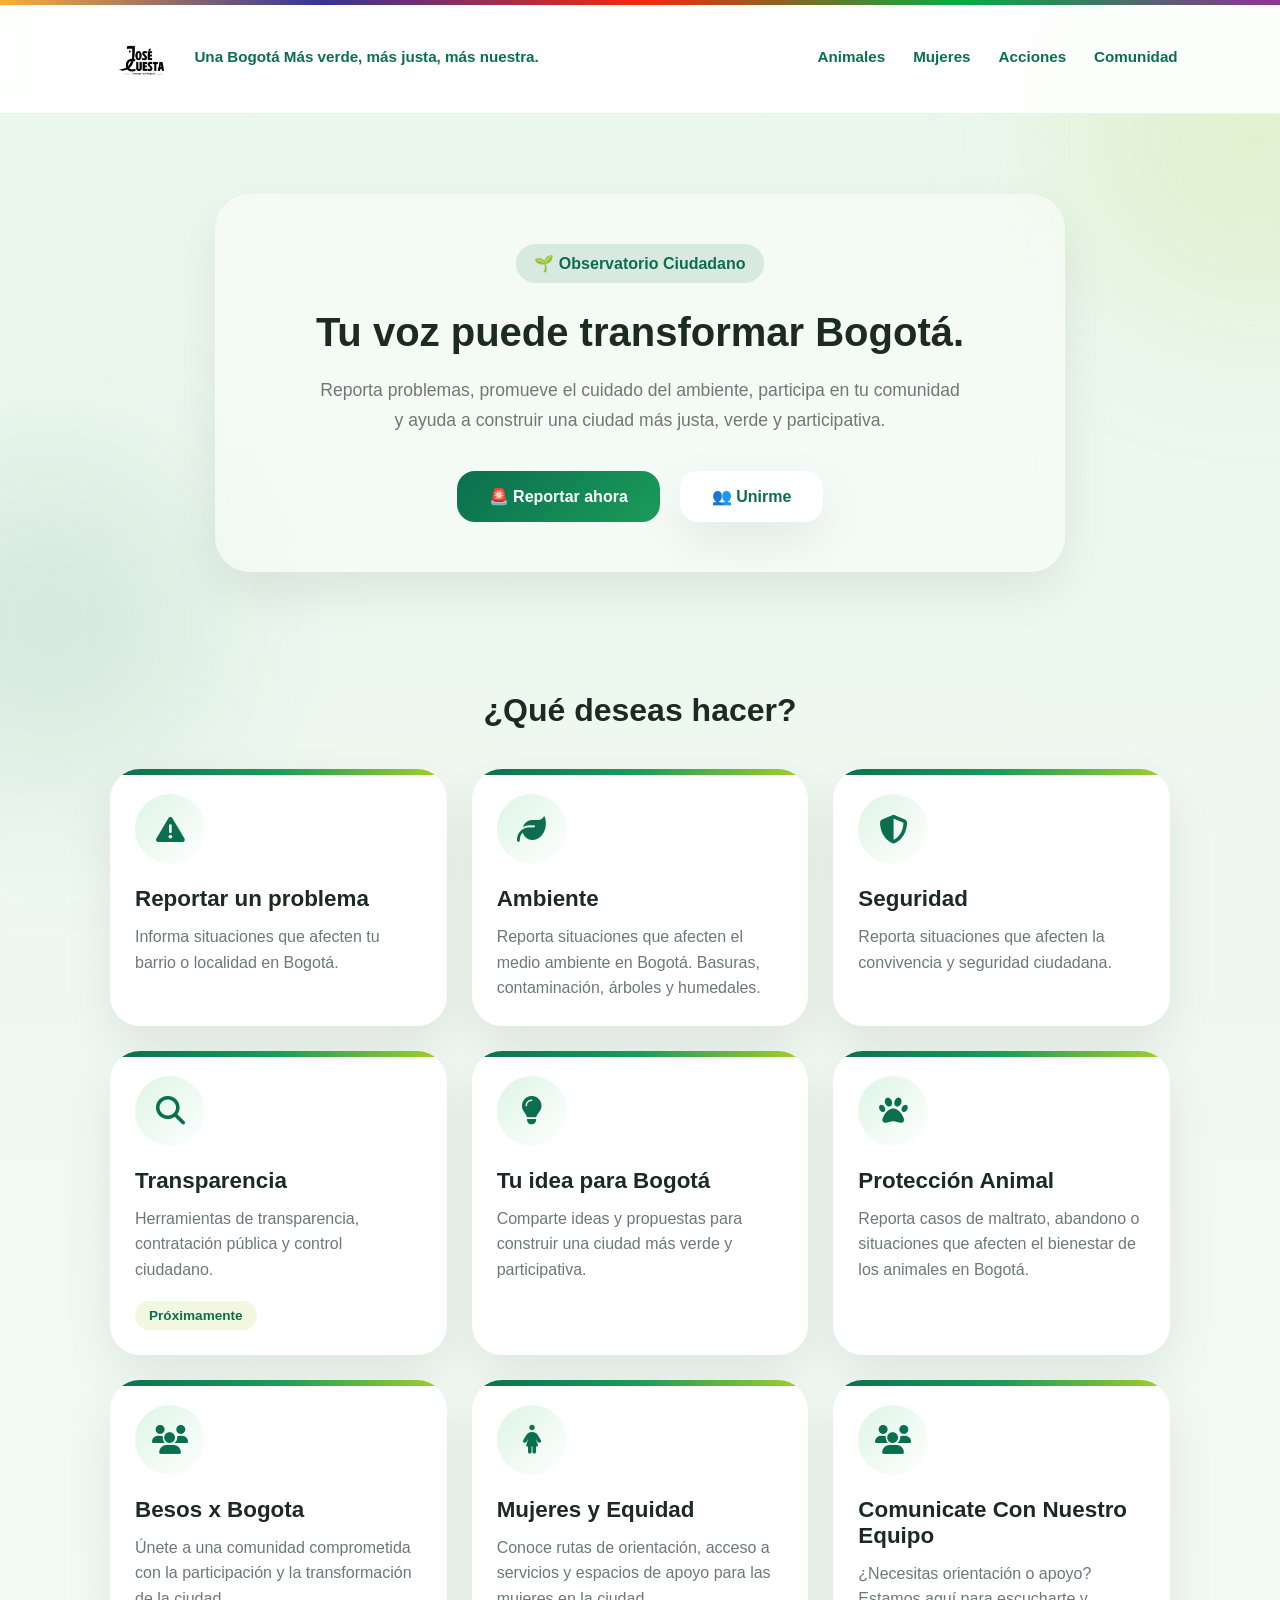
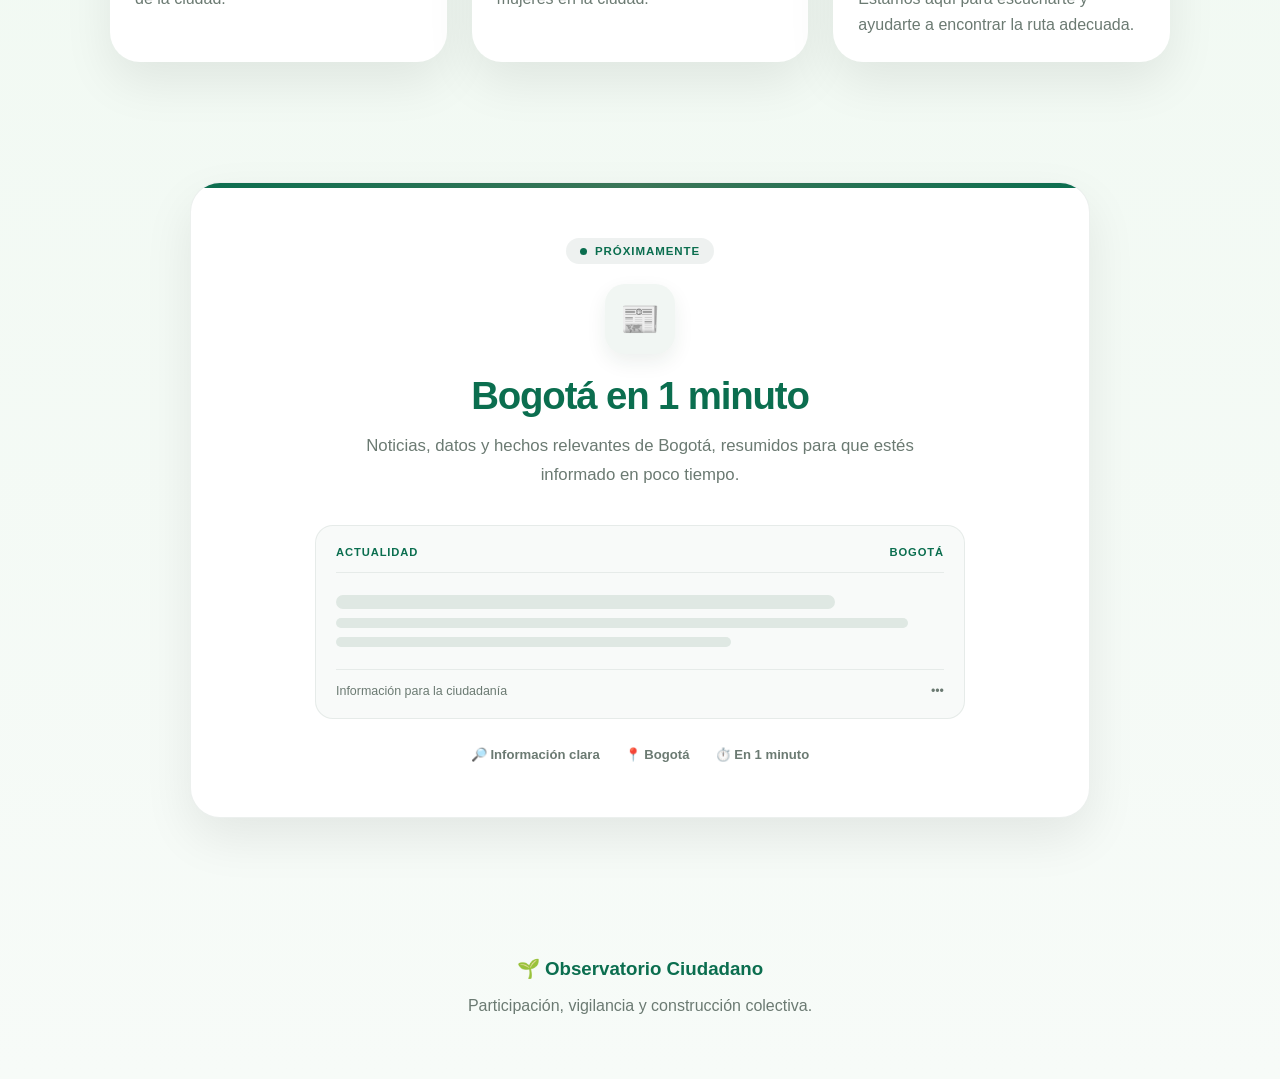
<file: index.html>
<!DOCTYPE html>
<html lang="es">

<head>

  <meta charset="UTF-8">

  <meta name="viewport" content="width=device-width, initial-scale=1.0">

  <title>

    Observatorio Ciudadano

  </title>
  <link rel="stylesheet" href="css/style.css">
  <link rel="shortcut icon" href="img/icons/android-chrome-512x512.png" type="image/x-icon">
  <link rel="stylesheet" href="https://cdnjs.cloudflare.com/ajax/libs/font-awesome/6.7.2/css/all.min.css" />
</head>

<body>

  <header class="topbar">

    <div class="logo">

      <div class="logo-icon">
        <img src="img/logo-removebg-preview.png" alt="" srcset="">
      </div>

      <span class="subtitle">

        Una Bogotá Más verde, más justa, más nuestra.

      </span>

    </div>


    <nav>
      <a href="otra-voz.html">Animales</a>
      <a href="savewomans.html">Mujeres</a>

      <a href="#acciones">Acciones</a>

      <a href="#comunidad">Comunidad</a>

    </nav>

  </header>
  <!-- HERO -->

  <section class="hero">

    <div class="hero-content">

      <span class="hero-badge">

        🌱 Observatorio Ciudadano

      </span>


      <h1>

        Tu voz puede transformar Bogotá.

      </h1>


      <p>

        Reporta problemas, promueve el cuidado del ambiente,
        participa en tu comunidad y ayuda a construir
        una ciudad más justa, verde y participativa.

      </p>


      <div class="hero-buttons">

        <a href="#acciones">

          🚨 Reportar ahora

        </a>


        <a href="#comunidad">

          👥 Unirme

        </a>

      </div>

    </div>

  </section>





  <!-- ACCIONES -->

  <section class="acciones" id="acciones">

    <h2>

      ¿Qué deseas hacer?

    </h2>


    <div class="grid">


      <!-- INFRAESTRUCTURA -->

      <article class="card" data-link="problema">

        <div class="icon">

          <i class="fa-solid fa-triangle-exclamation"></i>

        </div>

        <h3>

          Reportar un problema

        </h3>

        <p>
          Informa situaciones que afecten
          tu barrio o localidad en Bogotá.
        </p>

      </article>




      <!-- AMBIENTE -->

      <article class="card" data-link="ambiente">

        <div class="icon">

          <i class="fa-solid fa-leaf"></i>

        </div>

        <h3>

          Ambiente

        </h3>

        <p>
          Reporta situaciones que afecten el medio ambiente en Bogotá.
          Basuras,
          contaminación,
          árboles y humedales.

        </p>

      </article>







      <!-- SEGURIDAD -->

      <article class="card" data-link="seguridad">

        <div class="icon">

          <i class="fa-solid fa-shield-halved"></i>

        </div>

        <h3>

          Seguridad

        </h3>

        <p>

          Reporta situaciones
          que afecten la convivencia
          y seguridad ciudadana.

        </p>

      </article>








      <!-- VIGILANCIA -->

      <article class="card" data-link="secop">

        <div class="icon">

          <i class="fa-solid fa-magnifying-glass"></i>

        </div>

        <h3>

          Transparencia

        </h3>

        <p>

          Herramientas de transparencia,
          contratación pública y
          control ciudadano.

        </p>

        <span class="coming-soon">

          Próximamente

        </span>

      </article>








      <!-- PROPUESTAS -->

      <article class="card" data-link="propuestas">

        <div class="icon">

          <i class="fa-solid fa-lightbulb"></i>

        </div>

        <h3>

          Tu idea para Bogotá

        </h3>

        <p>

          Comparte ideas y propuestas
          para construir una ciudad
          más verde y participativa.

        </p>
        
      </article>



      <!-- PROTECCIÓN ANIMAL -->

      <article class="card" data-link="animales">

        <div class="icon">

          <i class="fa-solid fa-paw"></i>

        </div>

        <h3>

          Protección Animal

        </h3>

        <p>

          Reporta casos de maltrato,
          abandono o situaciones que
          afecten el bienestar de los
          animales en Bogotá.

        </p>

      </article>




      <!-- COMUNIDAD -->

      <article class="card" id="comunidad" data-link="comunidad">

        <div class="icon">

          <i class="fa-solid fa-users"></i>

        </div>

        <h3>

          Besos x Bogota 

        </h3>

        <p>

          Únete a una comunidad
          comprometida con la participación
          y la transformación de la ciudad.

        </p>

      </article>

      <!-- MUJERES -->

      <article class="card" data-link="mujeres">

        <div class="icon">

          <i class="fa-solid fa-person-dress"></i>

        </div>

        <h3>

          Mujeres y Equidad

        </h3>

        <p>

          Conoce rutas de orientación,
          acceso a servicios y espacios
          de apoyo para las mujeres
          en la ciudad.

        </p>
        


      </article>

      <article class="card" data-link="OurTeam">

        <div class="icon">

          <i class="fa-solid fa-users"></i>

        </div>

        <h3>

          Comunicate Con Nuestro Equipo

        </h3>

        <p>

        ¿Necesitas orientación o apoyo? Estamos aquí para escucharte y ayudarte a encontrar la ruta adecuada.

        </p>
        


      </article>
    </div>

  </section>







  <!-- FUTURA SECCIÓN -->

  <section class="future-section">

  <div class="future-badge">
    <span></span>
    PRÓXIMAMENTE
  </div>

  <div class="future-icon">
    📰
  </div>

  <h2>Bogotá en 1 minuto</h2>

  <p class="future-description">
    Noticias, datos y hechos relevantes de Bogotá,
    resumidos para que estés informado en poco tiempo.
  </p>

  <div class="future-preview">

    <div class="preview-header">
      <span>ACTUALIDAD</span>
      <span>BOGOTÁ</span>
    </div>

    <div class="preview-lines">
      <span></span>
      <span></span>
      <span></span>
    </div>

    <div class="preview-footer">
      <span>Información para la ciudadanía</span>
      <span>•••</span>
    </div>

  </div>

  <div class="future-footer">
    <span>🔎 Información clara</span>
    <span>📍 Bogotá</span>
    <span>⏱️ En 1 minuto</span>
  </div>

</section>








  <!-- FOOTER -->

  <footer>

    <h3>

      🌱 Observatorio Ciudadano

    </h3>


    <p>

      Participación,
      vigilancia
      y construcción colectiva.

    </p>

  </footer>



  <script src="js/app.js"></script>

</body>

</html>
</file>
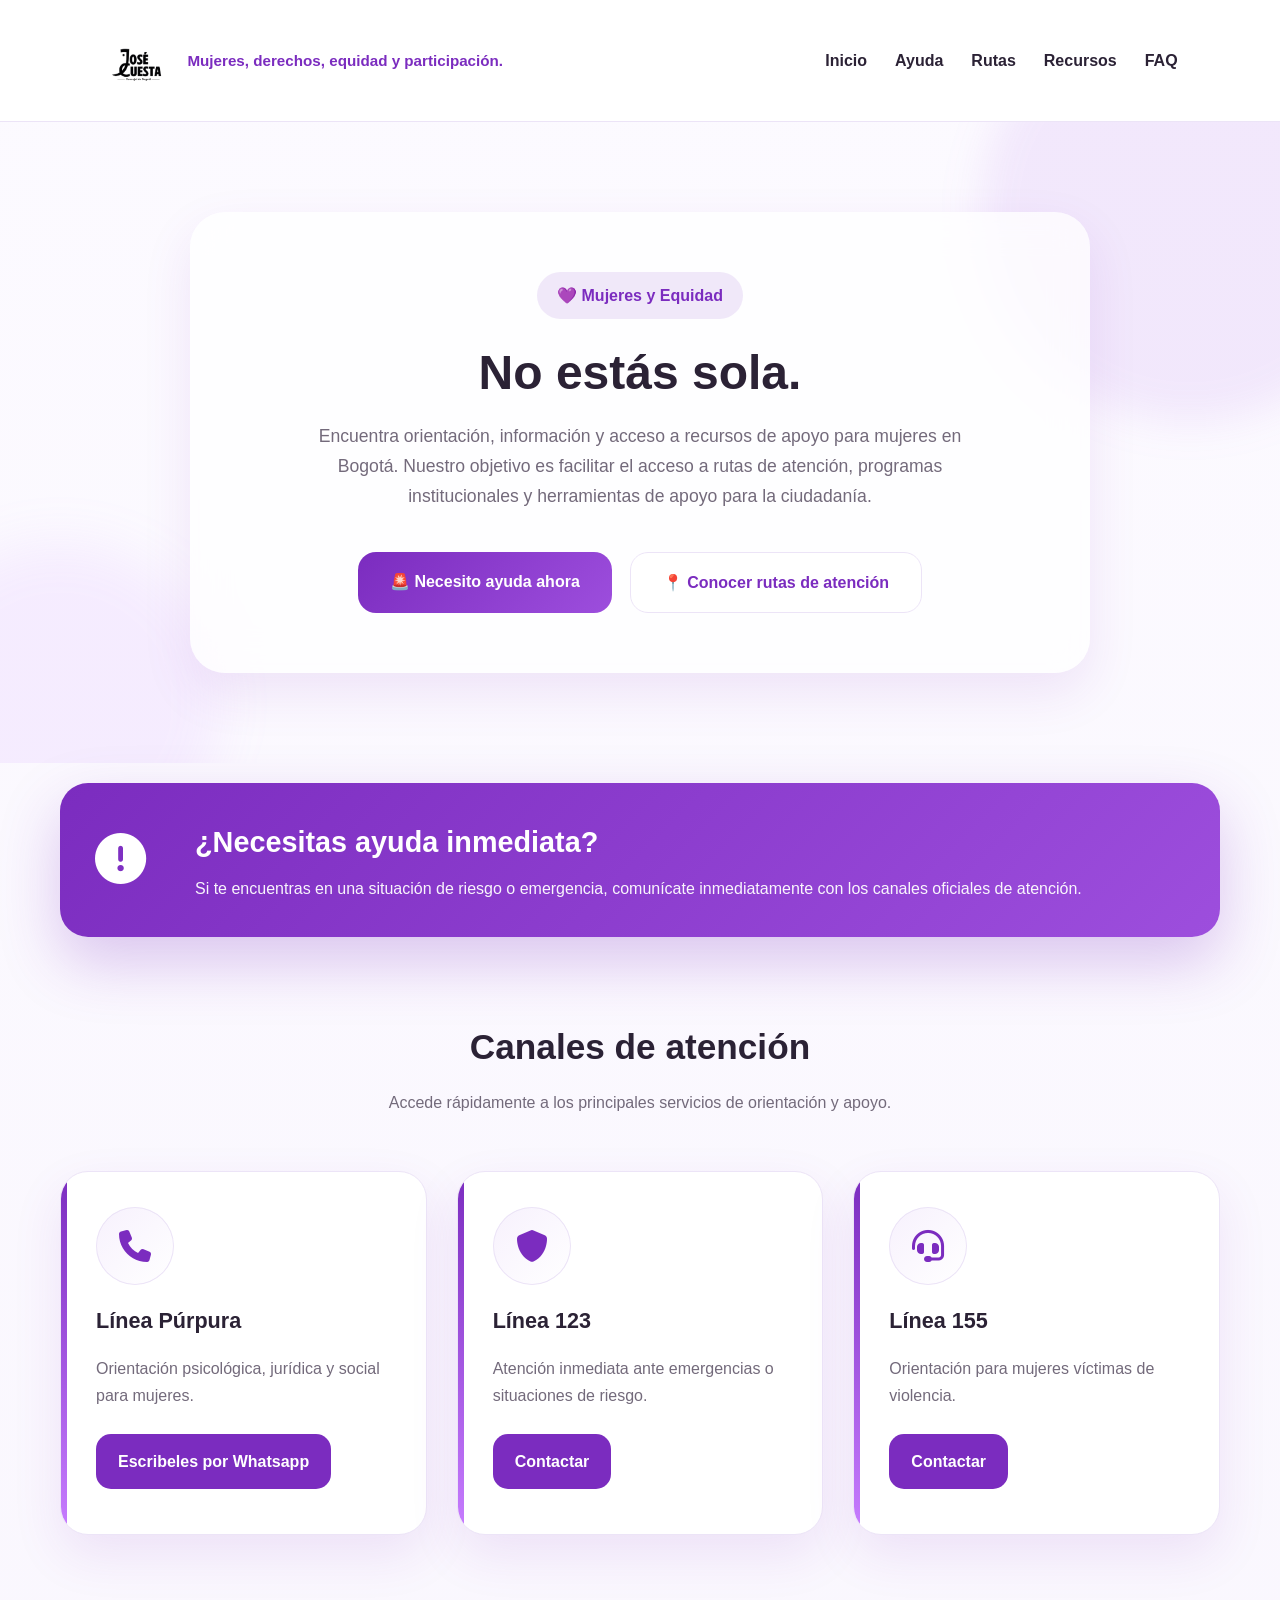
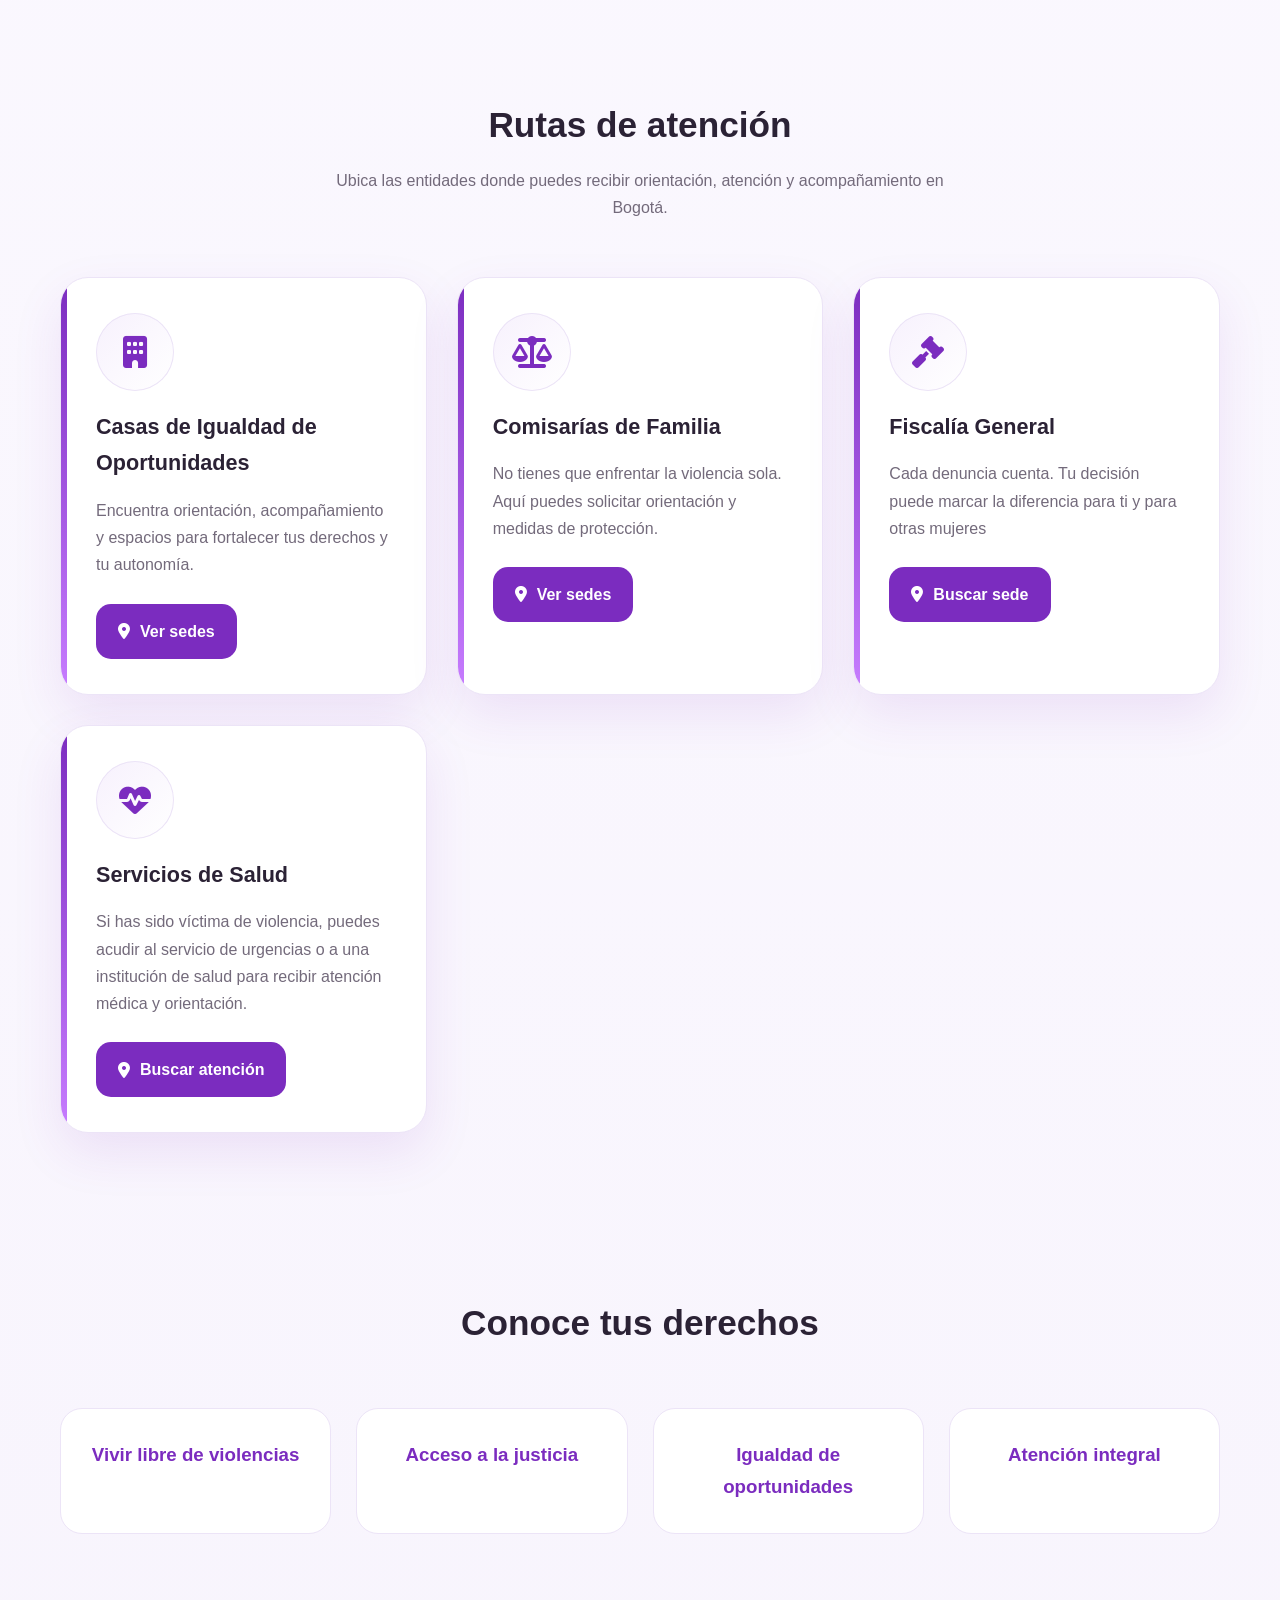
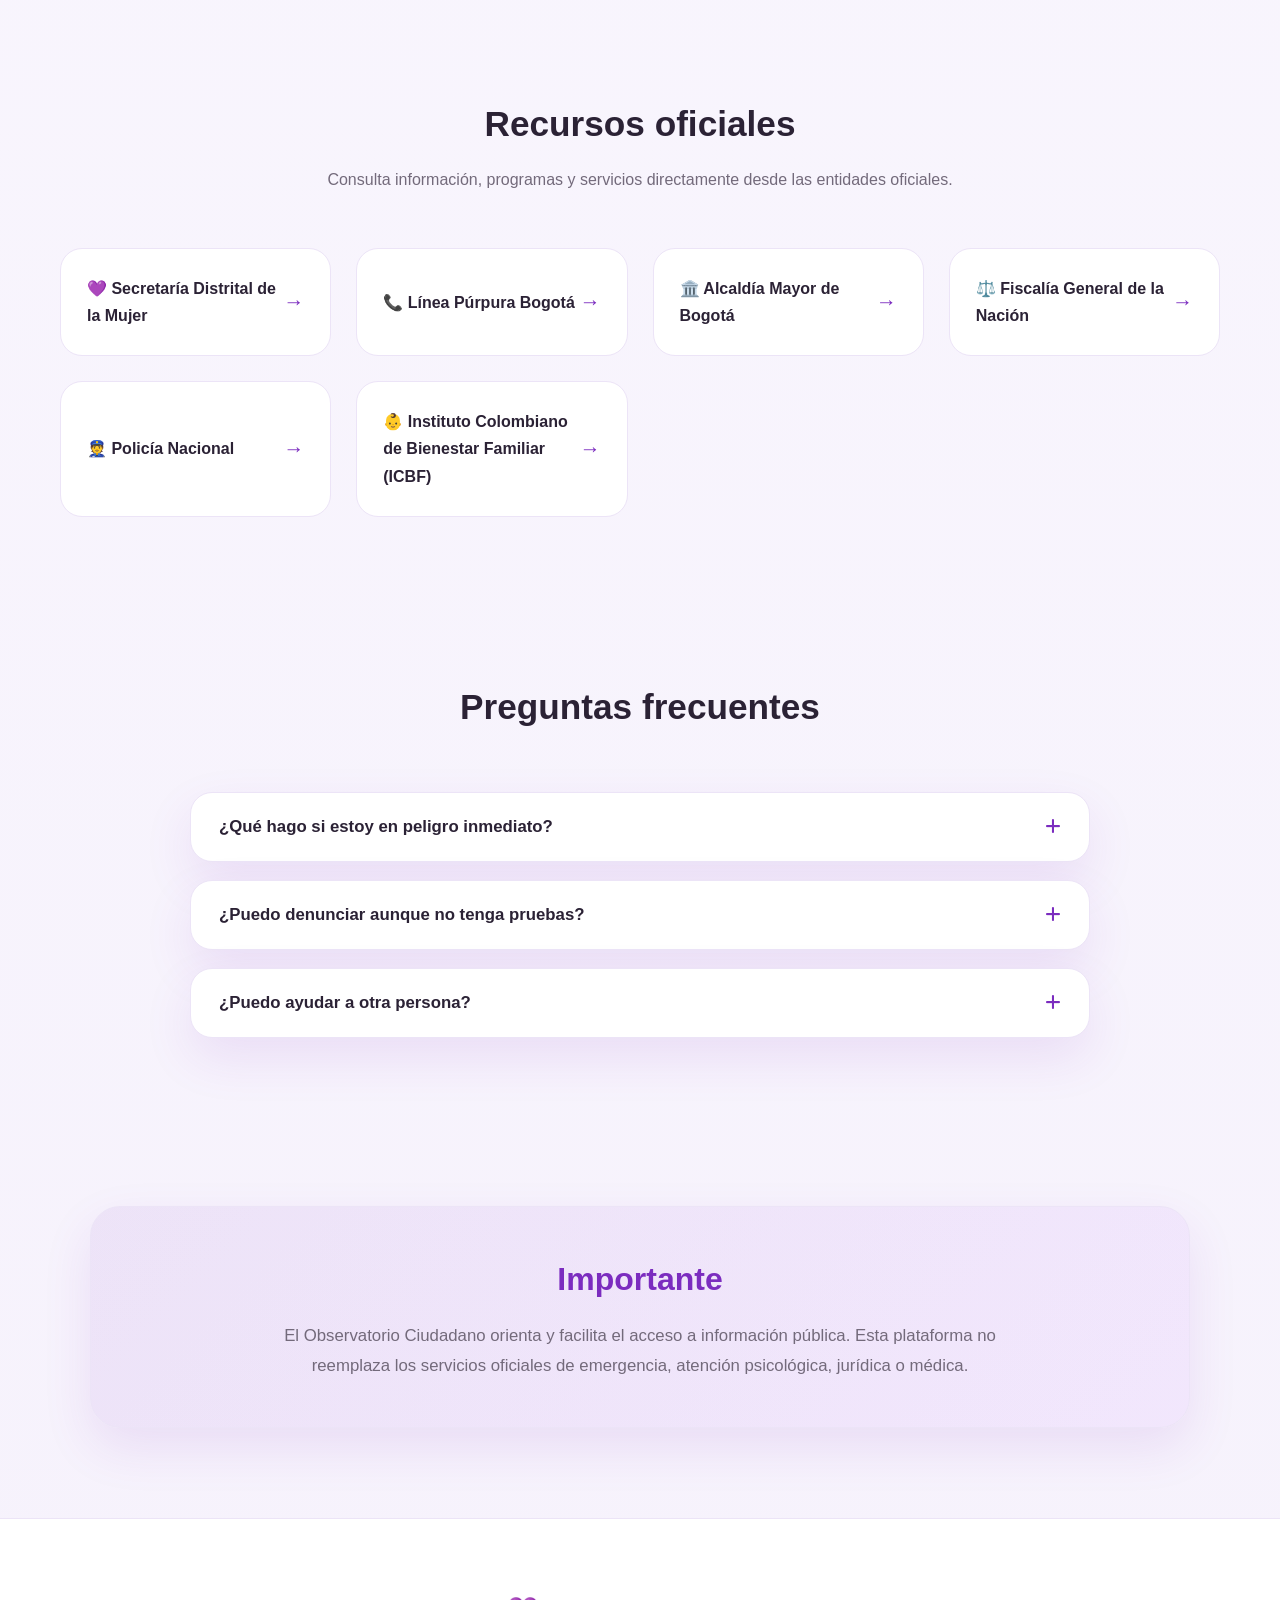
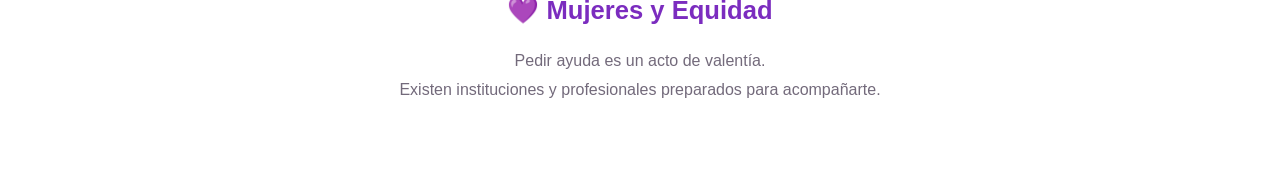
<file: savewomans.html>
<!DOCTYPE html>

<html lang="es">

<head>

  <meta charset="UTF-8">

  <meta name="viewport" content="width=device-width, initial-scale=1.0">

  <title>Mujeres y Equidad | Observatorio Ciudadano</title>

  <link rel="shortcut icon" href="img/icons/android-chrome-512x512.png" type="image/x-icon">

  <link rel="stylesheet" href="css/muj.css">

  <link rel="stylesheet" href="https://cdnjs.cloudflare.com/ajax/libs/font-awesome/6.7.2/css/all.min.css">

</head>

<body>

  <!-- HEADER -->

  <header class="topbar">


    <div class="logo">

      <div class="logo-icon">

        <img src="img/logo-removebg-preview.png" alt="Observatorio Ciudadano">

      </div>

      <span class="subtitle">

        Mujeres, derechos, equidad y participación.

      </span>

    </div>

    <nav>

      <a href="index.html">Inicio</a>

      <a href="#ayuda">Ayuda</a>

      <a href="#rutas">Rutas</a>

      <a href="#recursos">Recursos</a>

      <a href="#faq">FAQ</a>

    </nav>


  </header>

  <!-- HERO -->

  <section class="hero" id="inicio">


    <div class="hero-content">

      <span class="hero-badge">

        💜 Mujeres y Equidad

      </span>

      <h1>

        No estás sola.

      </h1>

      <p>

        Encuentra orientación, información y acceso a recursos de apoyo para mujeres en Bogotá.
        Nuestro objetivo es facilitar el acceso a rutas de atención, programas institucionales y herramientas de apoyo
        para la ciudadanía.

      </p>

      <div class="hero-buttons">

        <a href="#ayuda">

          🚨 Necesito ayuda ahora

        </a>

        <a href="#rutas">

          📍 Conocer rutas de atención

        </a>

      </div>

    </div>


  </section>

  <!-- ALERTA PRINCIPAL -->

  <section class="alert-banner" id="ayuda">


    <div class="alert-content">

      <i class="fa-solid fa-circle-exclamation"></i>

      <div>

        <h2>

          ¿Necesitas ayuda inmediata?

        </h2>

        <p>

          Si te encuentras en una situación de riesgo o emergencia, comunícate inmediatamente con los canales oficiales
          de atención.

        </p>

      </div>

    </div>


  </section>

  <!-- LINEAS DE ATENCION -->

  <section class="section">


    <div class="section-title">

      <h2>Canales de atención</h2>

      <p>Accede rápidamente a los principales servicios de orientación y apoyo.</p>

    </div>

    <div class="grid">

      <article class="card">

        <div class="icon">

          <i class="fa-solid fa-phone"></i>

        </div>

        <h3>Línea Púrpura</h3>

        <p>

          Orientación psicológica, jurídica y social para mujeres.

        </p>

        <a href="https://wa.me/573007551846" target="_blank" rel="noopener noreferrer" style="margin-bottom: 10px;"
          href="#" class="btn-card">

          Escribeles por Whatsapp

        </a>



      </article>

      <article class="card">

        <div class="icon">

          <i class="fa-solid fa-shield"></i>

        </div>

        <h3>Línea 123</h3>

        <p>

          Atención inmediata ante emergencias o situaciones de riesgo.

        </p>

        <a href="tel:123" class="btn-card">

          Contactar

        </a>

      </article>

      <article class="card">

        <div class="icon">

          <i class="fa-solid fa-headset"></i>

        </div>

        <h3>Línea 155</h3>

        <p>

          Orientación para mujeres víctimas de violencia.

        </p>

        <a href="tel:155" class="btn-card">

          Contactar

        </a>

      </article>

    </div>


  </section>

  <!-- RUTAS -->

  <section class="section" id="rutas">

    <div class="section-title">

      <h2>

        Rutas de atención

      </h2>

      <p>

        Ubica las entidades donde puedes recibir orientación, atención y acompañamiento en Bogotá.

      </p>

    </div>

    <div class="grid">

      <!-- Casas de Igualdad -->

      <article class="card">

        <div class="icon">

          <i class="fa-solid fa-building"></i>

        </div>

        <h3>

          Casas de Igualdad de Oportunidades

        </h3>

        <p>

          Encuentra orientación, acompañamiento y espacios para fortalecer tus derechos y tu autonomía.
        </p>

        <a href="https://www.google.com/maps/search/?api=1&query=Casas+de+Igualdad+de+Oportunidades+Bogot%C3%A1"
          target="_blank" class="btn-card">

          <i class="fa-solid fa-location-dot"></i>

          Ver sedes

        </a>

      </article>

      <!-- Comisarías -->

      <article class="card">

        <div class="icon">

          <i class="fa-solid fa-scale-balanced"></i>

        </div>

        <h3>

          Comisarías de Familia

        </h3>

        <p>

          No tienes que enfrentar la violencia sola. Aquí puedes solicitar orientación y medidas de protección.
        </p>

        <a href="https://www.google.com/maps/search/?api=1&query=Comisar%C3%ADas+de+Familia+Bogot%C3%A1" target="_blank"
          class="btn-card">

          <i class="fa-solid fa-location-dot"></i>

          Ver sedes

        </a>

      </article>

      <!-- Fiscalía -->

      <article class="card">

        <div class="icon">

          <i class="fa-solid fa-gavel"></i>

        </div>

        <h3>

          Fiscalía General

        </h3>

        <p>

          Cada denuncia cuenta. Tu decisión puede marcar la diferencia para ti y para otras mujeres
        </p>

        <a href="https://www.google.com/maps/search/?api=1&query=Fiscal%C3%ADa+General+de+la+Naci%C3%B3n+Bogot%C3%A1"
          target="_blank" class="btn-card">

          <i class="fa-solid fa-location-dot"></i>

          Buscar sede

        </a>

      </article>

      <!-- Salud -->

      <article class="card">

        <div class="icon">

          <i class="fa-solid fa-heart-pulse"></i>

        </div>

        <h3>

          Servicios de Salud

        </h3>

        <p>

          Si has sido víctima de violencia, puedes acudir al servicio de urgencias o a una institución de salud para
          recibir atención médica y orientación.

        </p>

        <a href="https://www.google.com/maps/search/?api=1&query=Urgencias+Bogot%C3%A1" target="_blank"
          class="btn-card">

          <i class="fa-solid fa-location-dot"></i>

          Buscar atención

        </a>

      </article>

    </div>

  </section>



  <!-- DERECHOS -->

  <section class="section">


    <div class="section-title">

      <h2>Conoce tus derechos</h2>

    </div>

    <div class="rights-grid">

      <div class="right-card">

        <h3>Vivir libre de violencias</h3>

      </div>

      <div class="right-card">

        <h3>Acceso a la justicia</h3>

      </div>

      <div class="right-card">

        <h3>Igualdad de oportunidades</h3>

      </div>

      <div class="right-card">

        <h3>Atención integral</h3>

      </div>

    </div>


  </section>

  <!-- RECURSOS -->

  <!-- RECURSOS -->

  <section class="section" id="recursos">

    <div class="section-title">

      <h2>

        Recursos oficiales

      </h2>

      <p>

        Consulta información, programas y servicios directamente desde las entidades oficiales.

      </p>

    </div>

    <div class="resources-grid">

      <a href="https://sdmujer.gov.co/" target="_blank" rel="noopener noreferrer">

        💜 Secretaría Distrital de la Mujer

      </a>

      <a href="https://sdmujer.gov.co/lineapurpura" target="_blank" rel="noopener noreferrer">

        📞 Línea Púrpura Bogotá

      </a>

      <a href="https://bogota.gov.co/" target="_blank" rel="noopener noreferrer">

        🏛️ Alcaldía Mayor de Bogotá

      </a>

      <a href="https://www.fiscalia.gov.co/" target="_blank" rel="noopener noreferrer">

        ⚖️ Fiscalía General de la Nación

      </a>

      <a href="https://www.policia.gov.co/" target="_blank" rel="noopener noreferrer">

        👮 Policía Nacional

      </a>

      <a href="https://www.icbf.gov.co/" target="_blank" rel="noopener noreferrer">

        👶 Instituto Colombiano de Bienestar Familiar (ICBF)

      </a>

    </div>

  </section>

  <!-- FAQ -->

  <section class="section faq-section" id="faq">


    <div class="section-title">

      <h2>Preguntas frecuentes</h2>

    </div>

    <div class="faq-container">

      <div class="faq-item">

        <button class="faq-question">

          ¿Qué hago si estoy en peligro inmediato?

          <i class="fa-solid fa-plus"></i>

        </button>

        <div class="faq-answer">

          <p>

            Si tu vida o la de otra persona está en riesgo, llama inmediatamente a la Línea 123.
            Si puedes hacerlo de forma segura, busca un lugar protegido y comunícate con una persona de confianza
            mientras recibes ayuda.

          </p>

        </div>

      </div>
      <div class="faq-item">

        <button class="faq-question">

          ¿Puedo denunciar aunque no tenga pruebas?

          <i class="fa-solid fa-plus"></i>

        </button>

        <div class="faq-answer">

          <p>

            Sí. Puedes acudir a las autoridades para recibir orientación y presentar una denuncia.
            La valoración de las pruebas hace parte del proceso de investigación y no impide que solicites ayuda o
            protección.

          </p>

        </div>

      </div>

      <div class="faq-item">

        <button class="faq-question">

          ¿Puedo ayudar a otra persona?

          <i class="fa-solid fa-plus"></i>

        </button>

        <div class="faq-answer">

          <p>

            Sí. Escuchar sin juzgar, respetar sus decisiones y compartir los canales oficiales de atención puede marcar
            una gran diferencia.
            Si existe un riesgo inminente para su vida o integridad, comunícate con la Línea 123.

          </p>

        </div>

      </div>

    </div>


  </section>

  <!-- AVISO -->

  <section class="notice">


    <h2>

      Importante

    </h2>

    <p>

      El Observatorio Ciudadano orienta y facilita el acceso a información pública.
      Esta plataforma no reemplaza los servicios oficiales de emergencia, atención psicológica, jurídica o médica.

    </p>


  </section>

  <!-- FOOTER -->

  <footer>


    <h3>

      💜 Mujeres y Equidad

    </h3>

    <p>

      Pedir ayuda es un acto de valentía. <br />
      Existen instituciones y profesionales preparados para acompañarte.

    </p>


  </footer>

  <script src="js/mujeres.js"></script>

</body>

</html>
</file>
<file: css/style.css>
:root {

  --primary:#0B6E4F;
  --secondary:#1B9C5A;
  --accent:#A7D129;

  /* Guiño línea gráfica */

  --blue:#343598;
  --yellow:#FEAE33;

  --light:#DDF5E4;

  --bg:#F4FAF5;

  --card:#ffffff;

  --text:#1C2B22;

  --muted:#6B7A72;

  --shadow:
  0 20px 50px rgba(0,0,0,.08);

}



*{

margin:0;

padding:0;

box-sizing:border-box;

}



html {
  scroll-behavior: smooth;
  width: 100%;
  max-width: 100%;
  overflow-x: hidden;
}



body {
  width: 100%;
  max-width: 100%;
  min-height: 100vh;

  font-family: "Segoe UI", sans-serif;

  background:
    linear-gradient(
      180deg,
      #EAF7EC,
      #F7FBF8
    );

  color: var(--text);

  overflow-x: hidden;

  position: relative;
}


/*=====================

BARRA SUPERIOR

======================*/

body::before{

content:"";

position:fixed;

top:0;

left:0;

width:100%;

height:5px;

background:

linear-gradient(

90deg,

#FEAE33,

#343598,

#F8280C,

#03AD43,

#8F3292

);

z-index:9999;

}





/*=====================

HEADER

======================*/



.topbar{

position:sticky;

top:0;

z-index:1000;

display:flex;

justify-content:space-between;

align-items:center;

padding:14px 8%;

background:

rgba(

255,

255,

255,

0.88

);

backdrop-filter:

blur(15px);

border-bottom:

1px solid #e7f4ea;

}



.logo{

display:flex;

align-items:center;

gap:12px;

}



.logo-icon{

display:flex;

align-items:center;

justify-content:center;

width:80px;

}



.logo-icon img{

max-width:80%;

max-height:80%;

height:auto;

}



.subtitle{

font-size:.95rem;

font-weight:700;

color:

var(--primary);

}



nav{

display:flex;

gap:28px;

}



nav a{

text-decoration:none;

color:

var(--primary);

font-weight:700;

font-size:.95rem;

transition:.3s;

position:relative;

}



nav a:hover{

color:

var(--secondary);

}



nav a::after{

content:"";

position:absolute;

bottom:-5px;

left:0;

width:0;

height:2px;

background:

var(--accent);

transition:.3s;

}



nav a:hover::after{

width:100%;

}





/*=====================

HERO

======================*/



.hero{

padding:

80px 25px;

text-align:center;

position:relative;

}



.hero-content{

max-width:850px;

margin:auto;

background:

rgba(

255,

255,

255,

0.45

);

backdrop-filter:

blur(15px);

padding:

50px;

border-radius:

35px;

box-shadow:

var(--shadow);

animation:

fadeUp 1s ease;

}



.hero-badge{

display:inline-block;

background:

rgba(

11,

110,

79,

.12

);

color:

var(--primary);

padding:

10px 18px;

border-radius:

30px;

font-weight:700;

}



.hero h1{

margin-top:25px;

font-size:

2.5rem;

line-height:

1.2;

}



.hero p{

margin-top:20px;

color:

var(--muted);

font-size:

1.1rem;

max-width:650px;

margin-left:auto;

margin-right:auto;

line-height:

1.7;

}



.hero-buttons{

margin-top:35px;

display:flex;

justify-content:center;

gap:20px;

flex-wrap:wrap;

}



.hero-buttons a{

text-decoration:none;

padding:

16px 32px;

border-radius:

18px;

font-weight:700;

transition:.3s;

}



.hero-buttons a:first-child{

background:

linear-gradient(

135deg,

var(--primary),

var(--secondary)

);

color:white;

}



.hero-buttons a:last-child{

background:white;

color:

var(--primary);

box-shadow:

var(--shadow);

}



.hero-buttons a:hover{

transform:

translateY(-6px);

}



/* CIRCULOS DIFUMINADOS */

.hero::before{

content:"";

position:absolute;

top:-150px;

right:-150px;

width:350px;

height:350px;

border-radius:50%;

background:

rgba(

167,

209,

41,

0.15

);

filter:

blur(80px);

z-index:-1;

}



.hero::after{

content:"";

position:absolute;

bottom:-120px;

left:-100px;

width:300px;

height:300px;

border-radius:50%;

background:

rgba(

11,

110,

79,

0.12

);

filter:

blur(90px);

z-index:-1;

}





/*=====================

ACCIONES

======================*/



.acciones{

max-width:1100px;

margin:auto;

padding:

40px 20px;

}



.acciones h2{

text-align:center;

font-size:

2rem;

margin-bottom:

40px;

}



.grid{

display:grid;

grid-template-columns:

repeat(

auto-fit,

minmax(

260px,

1fr

)

);

gap:25px;

}





/*=====================

CARDS

======================*/



.card{
background:

var(--card);

padding:

25px;

border-radius:

30px;

box-shadow:

var(--shadow);

cursor:pointer;

transition:

all .35s ease;

position:relative;

overflow:hidden;

}



.card::before{

content:"";

position:absolute;

top:0;

left:0;

width:100%;

height:6px;

background:

linear-gradient(

90deg,

var(--primary),

var(--secondary),

var(--accent)

);

}



.card:hover{

transform:

translateY(-12px);

box-shadow:

0 30px 60px rgba(

11,

110,

79,

0.18

);

}



.icon{

width:70px;

height:70px;

border-radius:50%;

display:flex;

align-items:center;

justify-content:center;

font-size:1.8rem;

background:

linear-gradient(

135deg,

var(--light),

white

);

color:

var(--primary);

margin-bottom:22px;

transition:.35s ease;

}



.card:hover .icon{

transform:

scale(1)

rotate(-8deg);

}



.card h3{

font-size:

1.4rem;

margin-bottom:

12px;

}



.card p{

color:

var(--muted);

line-height:

1.6;

}



.coming-soon{

display:inline-block;

margin-top:18px;

padding:

7px 14px;

border-radius:

30px;

background:

rgba(

167,

209,

41,

0.15

);

color:

var(--primary);

font-size:.85rem;

font-weight:700;

}





/* =========================================
   BOGOTÁ EN 1 MINUTO
========================================= */

.future-section {
  position: relative;
  max-width: 900px;
  margin: 80px auto;
  padding: 55px 50px;
  text-align: center;

  background: #ffffff;
  border: 1px solid rgba(20, 61, 42, 0.08);
  border-radius: 30px;

  box-shadow: var(--shadow);

  overflow: hidden;
}


/* Detalle decorativo superior */

.future-section::before {
  content: "";
  position: absolute;

  top: 0;
  left: 0;
  right: 0;

  height: 5px;

  background: linear-gradient(
    90deg,
    var(--primary),
    #3c7658,
    var(--primary)
  );
}


/* =========================================
   BADGE
========================================= */

.future-badge {
  display: inline-flex;
  align-items: center;
  gap: 8px;

  margin-bottom: 20px;
  padding: 7px 14px;

  border-radius: 999px;

  background: rgba(20, 61, 42, 0.07);

  color: var(--primary);

  font-size: 0.72rem;
  font-weight: 700;
  letter-spacing: 0.08em;
}

.future-badge span {
  width: 7px;
  height: 7px;

  border-radius: 50%;

  background: var(--primary);
}


/* =========================================
   ICONO
========================================= */

.future-icon {
  display: flex;
  align-items: center;
  justify-content: center;

  width: 70px;
  height: 70px;

  margin: 0 auto 20px;

  border-radius: 20px;

  background: #f1f6f3;

  font-size: 2rem;

  box-shadow: 0 8px 20px rgba(20, 61, 42, 0.08);
}


/* =========================================
   TITULO
========================================= */

.future-section h2 {
  margin: 0 0 14px;

  color: var(--primary);

  font-size: clamp(1.8rem, 4vw, 2.4rem);
  font-weight: 800;

  letter-spacing: -0.03em;
}


/* =========================================
   DESCRIPCION
========================================= */

.future-description {
  max-width: 620px;

  margin: 0 auto;

  color: var(--muted);

  font-size: 1.05rem;
  line-height: 1.7;
}


/* =========================================
   PREVIEW DE NOTICIA
========================================= */

.future-preview {
  max-width: 650px;

  margin: 35px auto 0;
  padding: 20px;

  text-align: left;

  background: #f8faf9;

  border: 1px solid rgba(20, 61, 42, 0.08);
  border-radius: 18px;
}


/* Cabecera */

.preview-header {
  display: flex;
  justify-content: space-between;
  align-items: center;

  padding-bottom: 14px;

  border-bottom: 1px solid rgba(20, 61, 42, 0.08);

  color: var(--primary);

  font-size: 0.7rem;
  font-weight: 800;
  letter-spacing: 0.08em;
}


/* Líneas simuladas */

.preview-lines {
  display: flex;
  flex-direction: column;
  gap: 9px;

  padding: 22px 0;
}

.preview-lines span {
  display: block;

  height: 10px;

  border-radius: 10px;

  background: #dfe8e3;
}

.preview-lines span:first-child {
  width: 82%;
  height: 14px;
}

.preview-lines span:nth-child(2) {
  width: 94%;
}

.preview-lines span:nth-child(3) {
  width: 65%;
}


/* Footer preview */

.preview-footer {
  display: flex;
  justify-content: space-between;
  align-items: center;

  padding-top: 14px;

  border-top: 1px solid rgba(20, 61, 42, 0.08);

  color: var(--muted);

  font-size: 0.78rem;
}


/* =========================================
   CARACTERISTICAS
========================================= */

.future-footer {
  display: flex;
  justify-content: center;
  flex-wrap: wrap;
  gap: 12px 25px;

  margin-top: 28px;

  color: var(--muted);

  font-size: 0.82rem;
  font-weight: 600;
}


/* =========================================
   RESPONSIVE
========================================= */

@media (max-width: 700px) {

  .future-section {
    margin: 50px 16px;
    padding: 40px 22px;

    border-radius: 24px;
  }

  .future-icon {
    width: 60px;
    height: 60px;

    font-size: 1.7rem;
  }

  .future-section h2 {
    font-size: 1.8rem;
  }

  .future-description {
    font-size: 0.95rem;
  }

  .future-preview {
    padding: 16px;
  }

  .future-footer {
    flex-direction: column;
    gap: 8px;
  }

}






/*=====================

FOOTER

======================*/



footer{

margin-top:

70px;

padding:

60px 20px;

text-align:center;

}



footer h3{

color:

var(--primary);

margin-bottom:

12px;

}



footer p{

color:

var(--muted);

line-height:

1.7;

}





/*=====================

ANIMACIONES

======================*/

::-webkit-scrollbar{

    width:10px;

}

::-webkit-scrollbar-track{

    background:#F5F1FA;

}

::-webkit-scrollbar-thumb{

    background:var(--secondary);

    border-radius:20px;

}

::-webkit-scrollbar-thumb:hover{

    background:var(--primary);

}


@keyframes fadeUp{

from{

opacity:0;

transform:

translateY(40px);

}



to{

opacity:1;

transform:

translateY(0);

}

}





/*=====================

RESPONSIVE

======================*/

/*=====================
  RESPONSIVE
======================*/

@media (max-width: 768px) {

  /* =====================
     SEGURIDAD GENERAL
  ====================== */

  html,
  body {
    width: 100%;
    max-width: 100%;
    overflow-x: hidden;
  }

  img,
  video,
  iframe,
  svg {
    max-width: 100%;
  }


  /* =====================
     HEADER
  ====================== */

  .topbar {
    width: 100%;
    max-width: 100%;

    flex-direction: column;

    gap: 12px;

    padding: 14px 20px;
  }

  .logo {
    max-width: 100%;
    gap: 8px;
  }

  .logo-icon {
    width: 65px;
    flex-shrink: 0;
  }

  .logo-icon img {
    display: block;
    max-width: 100%;
    height: auto;
  }

  .subtitle {
    max-width: 100%;

    font-size: .85rem;

    text-align: center;

    overflow-wrap: anywhere;
  }


  /* =====================
     NAVEGACIÓN
  ====================== */

  nav {
    width: 100%;
    max-width: 100%;

    display: flex;

    gap: 12px 18px;

    flex-wrap: wrap;

    justify-content: center;
  }

  nav a {
    font-size: .88rem;

    white-space: normal;

    text-align: center;
  }


  /* =====================
     HERO
  ====================== */

  .hero {
    width: 100%;
    max-width: 100%;

    padding: 55px 16px 45px;

    overflow: hidden;
  }

  .hero-content {
    width: 100%;
    max-width: 850px;

    padding: 35px 22px;

    border-radius: 25px;

    overflow: hidden;
  }

  .hero-badge {
    max-width: 100%;

    font-size: .82rem;

    padding: 8px 14px;

    overflow-wrap: anywhere;
  }

  .hero h1 {
    width: 100%;
    max-width: 100%;

    margin-top: 20px;

    font-size: 1.9rem;

    line-height: 1.2;

    overflow-wrap: anywhere;
  }

  .hero p {
    width: 100%;
    max-width: 650px;

    margin-top: 16px;

    font-size: 1rem;

    line-height: 1.6;

    overflow-wrap: anywhere;
  }


  /* =====================
     BOTONES
  ====================== */

  .hero-buttons {
    width: 100%;
    max-width: 100%;

    flex-direction: column;

    gap: 12px;

    margin-top: 28px;
  }

  .hero-buttons a {
    width: 100%;
    max-width: 100%;

    padding: 14px 20px;

    border-radius: 15px;

    text-align: center;
  }


  /* =====================
     ACCIONES
  ====================== */

  .acciones {
    width: 100%;
    max-width: 100%;

    padding: 30px 16px;

    overflow: hidden;
  }

  .acciones h2 {
    width: 100%;
    max-width: 100%;

    font-size: 1.7rem;

    margin-bottom: 28px;

    overflow-wrap: anywhere;
  }


  /* =====================
     GRID
  ====================== */

  .grid {
    width: 100%;
    max-width: 100%;

    grid-template-columns: minmax(0, 1fr);

    gap: 16px;
  }


  /* =====================
     CARDS
  ====================== */

  .card {
    width: 100%;
    max-width: 100%;
    min-width: 0;

    padding: 24px 22px;

    border-radius: 23px;

    overflow: hidden;
  }

  .card h3 {
    max-width: 100%;

    font-size: 1.25rem;

    overflow-wrap: anywhere;
  }

  .card p {
    max-width: 100%;

    font-size: .94rem;

    line-height: 1.55;

    overflow-wrap: anywhere;
  }

  .icon {
    width: 58px;
    height: 58px;

    font-size: 1.5rem;

    margin-bottom: 18px;
  }


  /* =====================
     BOGOTÁ EN 1 MINUTO
  ====================== */

  .future-section {
    width: calc(100% - 32px);

    max-width: 900px;

    margin: 45px auto;

    padding: 32px 22px;

    border-radius: 25px;

    overflow: hidden;
  }

  .future-section h2 {
    font-size: 1.7rem;

    overflow-wrap: anywhere;
  }

  .future-section p {
    font-size: .95rem;

    line-height: 1.6;

    overflow-wrap: anywhere;
  }


  /* =====================
     FOOTER
  ====================== */

  footer {
    width: 100%;
    max-width: 100%;

    margin-top: 45px;

    padding: 40px 20px;

    overflow: hidden;
  }

}


/*=========================================================
  MODAL EQUIPO
=========================================================*/

.team-modal-overlay {

  position: fixed;

  inset: 0;

  width: 100%;
  height: 100%;

  z-index: 9999;

  display: flex;

  align-items: center;
  justify-content: center;

  padding: 20px;

  background: rgba(0, 0, 0, .55);

  backdrop-filter: blur(8px);
  -webkit-backdrop-filter: blur(8px);

  overflow-x: hidden;
  overflow-y: auto;
}


.team-modal {

  position: relative;

  width: 100%;
  max-width: 520px;

  min-width: 0;

  max-height: calc(100vh - 40px);

  padding: 32px;

  background: #fff;

  border-radius: 24px;

  box-shadow:
    0 25px 70px rgba(0,0,0,.25);

  overflow-x: hidden;
  overflow-y: auto;

  scrollbar-width: none;
  -ms-overflow-style: none;

  animation: teamModalIn .25s ease;
}


.team-modal::-webkit-scrollbar {
  display: none;
}


/*=========================================================
  ANIMACIÓN MODAL
=========================================================*/

@keyframes teamModalIn {

  from {
    opacity: 0;

    transform:
      translateY(15px)
      scale(.98);
  }

  to {
    opacity: 1;

    transform:
      translateY(0)
      scale(1);
  }

}


/*=========================================================
  BOTÓN CERRAR
=========================================================*/

.team-modal-close {

  position: absolute;

  top: 18px;
  right: 18px;

  width: 38px;
  height: 38px;

  display: flex;

  align-items: center;
  justify-content: center;

  border: none;

  border-radius: 50%;

  background: #f3f3f3;

  color: #333;

  font-size: 24px;

  cursor: pointer;

  transition: .2s ease;
}


.team-modal-close:hover {

  transform: scale(1.05);

  background: #e8e8e8;
}


/*=========================================================
  HEADER MODAL
=========================================================*/

.team-modal-header {

  width: 100%;

  min-width: 0;

  padding-right: 45px;

  margin-bottom: 26px;
}


.team-modal-icon {

  width: 52px;
  height: 52px;

  display: flex;

  align-items: center;
  justify-content: center;

  margin-bottom: 18px;

  border-radius: 14px;

  background: #f3f4f6;

  font-size: 22px;
}


.team-modal-header h2 {

  margin: 0 0 8px;

  font-size: 24px;

  line-height: 1.2;

  overflow-wrap: anywhere;
}


.team-modal-header p {

  margin: 0;

  color: #666;

  font-size: 14px;

  line-height: 1.5;

  overflow-wrap: anywhere;
}


/*=========================================================
  LISTA
=========================================================*/

.team-list {

  width: 100%;

  min-width: 0;

  display: flex;

  flex-direction:column;

  gap: 12px;
}


/*=========================================================
  PERSONA
=========================================================*/

.team-person {

  width: 100%;

  min-width: 0;

  display: flex;

  align-items: center;

  gap: 14px;

  padding: 16px;

  border: 1px solid #e8e8e8;

  border-radius: 16px;

  text-decoration: none;

  color: inherit;

  overflow: hidden;

  box-sizing: border-box;
}


.team-person-icon {

  flex: 0 0 44px;

  width: 44px;
  height: 44px;

  display: flex;

  align-items: center;
  justify-content: center;

  border-radius: 12px;

  background: #f5f5f5;

  font-size: 18px;
}


.team-person-info {

  flex: 1 1 auto;

  min-width: 0;

  max-width: 100%;

  overflow: hidden;
}


.team-person-info h3 {

  margin: 0 0 3px;

  font-size: 15px;

  line-height: 1.3;

  overflow-wrap: anywhere;
}


.team-person-info span {

  display: block;

  margin-bottom: 4px;

  font-size: 12px;

  font-weight: 600;

  color: #555;

  overflow-wrap: anywhere;
}


.team-person-info p {

  margin: 0;

  font-size: 13px;

  line-height: 1.4;

  color: #777;

  overflow-wrap: anywhere;
}


.team-person-arrow {

  flex: 0 0 auto;

  font-size: 14px;

  color: #777;
}


/*=========================================================
  MODAL TABLET
=========================================================*/

@media (max-width: 768px) {

  .team-modal-overlay {
    padding: 16px;
  }

  .team-modal {

    width: 100%;

    max-width: 100%;

    max-height: calc(100vh - 32px);

    padding: 28px 22px;

    border-radius: 22px;
  }

}


/*=========================================================
  MODAL CELULAR
=========================================================*/

@media (max-width: 480px) {

  .team-modal-overlay {

    width: 100vw;

    max-width: 100vw;

    padding: 10px;

    overflow-x: hidden;
  }


  .team-modal {

    width: 100%;

    max-width: 100%;

    min-width: 0;

    max-height: calc(100vh - 20px);

    padding: 24px 16px;

    border-radius: 20px;

    overflow-x: hidden;

    overflow-y: auto;
  }


  .team-modal-close {

    top: 13px;
    right: 13px;

    width: 36px;
    height: 36px;

    font-size: 21px;
  }


  .team-modal-header {

    padding-right: 42px;

    margin-bottom: 20px;
  }


  .team-modal-icon {

    width: 46px;
    height: 46px;

    margin-bottom: 14px;

    border-radius: 12px;

    font-size: 19px;
  }


  .team-modal-header h2 {

    font-size: 20px;

    line-height: 1.25;
  }


  .team-modal-header p {

    font-size: 13px;

    line-height: 1.5;
  }


  .team-list {
    gap: 10px;
  }


  .team-person {

    gap: 9px;

    padding: 12px;

    border-radius: 14px;
  }


  .team-person-icon {

    flex: 0 0 38px;

    width: 38px;
    height: 38px;

    border-radius: 10px;

    font-size: 15px;
  }


  .team-person-info h3 {
    font-size: 14px;
  }


  .team-person-info span {
    font-size: 11px;
  }


  .team-person-info p {

    font-size: 12px;

    line-height: 1.4;
  }


  .team-person-arrow {
    font-size: 11px;
  }

}


/*=========================================================
  CELULARES MUY PEQUEÑOS
=========================================================*/

@media (max-width: 360px) {

  .team-modal-overlay {
    padding: 6px;
  }


  .team-modal {

    max-height: calc(100vh - 12px);

    padding: 20px 13px;

    border-radius: 18px;
  }


  .team-modal-header h2 {
    font-size: 18px;
  }


  .team-person {

    gap: 8px;

    padding: 10px;
  }


  .team-person-icon {

    flex: 0 0 35px;

    width: 35px;
    height: 35px;

    font-size: 14px;
  }


  .team-person-info h3 {
    font-size: 13px;
  }


  .team-person-info span,
  .team-person-info p {
    font-size: 10.5px;
  }


  .team-person-arrow {
    display: none;
  }

}
</file>
<file: css/muj.css>
/* =====================================================
   MUJERES Y EQUIDAD
   Observatorio Ciudadano
   ===================================================== */

:root{

  --primary:#7B2CBF;
  --primary-dark:#5A189A;
  --secondary:#9D4EDD;
  --accent:#C77DFF;

  --light:#F7F1FD;
  --background:#FCFAFF;
  --card:#FFFFFF;

  --text:#2B2235;
  --muted:#736A7B;

  --border:#ECE4F7;

  --success:#43AA8B;
  --danger:#D62839;

  --shadow:
  0 20px 50px rgba(123,44,191,.10);

  --radius:24px;

}

/* =====================================================
   RESET
===================================================== */

*{

  margin:0;

  padding:0;

  box-sizing:border-box;

}

html{

  scroll-behavior:smooth;

}

body{

  font-family:

  "Segoe UI",

  sans-serif;

  background:

  linear-gradient(

    180deg,

    #FCFAFF,

    #F6F2FC

  );

  color:

  var(--text);

  line-height:1.7;

}

/* =====================================================
   LINKS
===================================================== */

a{

  text-decoration:none;

}

img{

  max-width:100%;

  display:block;

}

/* =====================================================
   HEADER
===================================================== */

.topbar{

  position:sticky;

  top:0;

  z-index:999;

  display:flex;

  justify-content:space-between;

  align-items:center;

  padding:

  14px 8%;

  background:

  rgba(

    255,

    255,

    255,

    .88

  );

  backdrop-filter:

  blur(15px);

  border-bottom:

  1px solid var(--border);

  transition:.35s;

}

.logo{

  display:flex;

  align-items:center;

  gap:15px;

}

.logo-icon{

  width:70px;

}

.logo-icon img{

  width:100%;

}

.subtitle{

  font-weight:600;

  color:var(--primary);

  font-size:.95rem;

}

nav{

  display:flex;

  gap:28px;

}

nav a{

  color:var(--text);

  font-weight:600;

  position:relative;

  transition:.3s;

}

nav a:hover{

  color:var(--primary);

}

nav a::after{

  content:"";

  position:absolute;

  bottom:-8px;

  left:0;

  width:0;

  height:2px;

  background:var(--primary);

  transition:.3s;

}

nav a:hover::after{

  width:100%;

}

/* =====================================================
   HERO
===================================================== */

.hero{

  position:relative;

  padding:

  90px 20px;

  overflow:hidden;

}

.hero::before{

  content:"";

  position:absolute;

  width:420px;

  height:420px;

  border-radius:50%;

  background:

  rgba(

    157,

    78,

    221,

    .10

  );

  right:-120px;

  top:-120px;

  filter:blur(20px);

}

.hero::after{

  content:"";

  position:absolute;

  width:320px;

  height:320px;

  border-radius:50%;

  background:

  rgba(

    199,

    125,

    255,

    .10

  );

  left:-100px;

  bottom:-100px;

  filter:blur(25px);

}

.hero-content{

  position:relative;

  z-index:2;

  max-width:900px;

  margin:auto;

  text-align:center;

  background:

  rgba(

    255,

    255,

    255,

    .75

  );

  backdrop-filter:

  blur(18px);

  padding:

  60px;

  border-radius:

  35px;

  box-shadow:

  var(--shadow);

}

.hero-badge{

  display:inline-block;

  background:

  rgba(

    123,

    44,

    191,

    .10

  );

  color:

  var(--primary);

  padding:

  10px 20px;

  border-radius:30px;

  font-weight:700;

  margin-bottom:25px;

}

.hero h1{

  font-size:

  3rem;

  margin-bottom:20px;

  line-height:1.2;

}

.hero p{

  font-size:1.1rem;

  color:var(--muted);

  max-width:700px;

  margin:auto;

}

/* =====================================================
   BOTONES
===================================================== */

.hero-buttons{

  margin-top:40px;

  display:flex;

  justify-content:center;

  gap:18px;

  flex-wrap:wrap;

}

.hero-buttons a{

  padding:

  16px 32px;

  border-radius:18px;

  font-weight:700;

  transition:.35s;

}

.hero-buttons a:first-child{

  background:

  linear-gradient(

    135deg,

    var(--primary),

    var(--secondary)

  );

  color:white;

}

.hero-buttons a:last-child{

  background:white;

  color:var(--primary);

  border:

  1px solid var(--border);

}

.hero-buttons a:hover{

  transform:

  translateY(-5px);

  box-shadow:

  0 20px 40px rgba(

    123,

    44,

    191,

    .18

  );

}

/* =====================================================
   SECCIONES
===================================================== */

.section{

  max-width:1200px;

  margin:auto;

  padding:

  80px 20px;

}

.section-title{

  text-align:center;

  margin-bottom:55px;

}

.section-title h2{

  font-size:2.2rem;

  margin-bottom:12px;

}

.section-title p{

  color:var(--muted);

  max-width:650px;

  margin:auto;

}

/* =====================================================
   ANIMACIONES
===================================================== */

@keyframes fadeUp{

  from{

    opacity:0;

    transform:

    translateY(35px);

  }

  to{

    opacity:1;

    transform:

    translateY(0);

  }

}

.hero-content{

  animation:

  fadeUp

  .9s ease;

}
/* =====================================================
   ALERTA PRINCIPAL
===================================================== */

.alert-banner{

    max-width:1200px;

    margin:20px auto 0;

    padding:0 20px;

}

.alert-content{

    display:flex;

    align-items:center;

    gap:30px;

    background:linear-gradient(
        135deg,
        #7B2CBF,
        #9D4EDD
    );

    color:white;

    padding:35px;

    border-radius:28px;

    box-shadow:
    0 25px 60px rgba(123,44,191,.25);

}

.alert-content i{

    font-size:3.2rem;

    min-width:70px;

}

.alert-content h2{

    font-size:1.8rem;

    margin-bottom:8px;

}

.alert-content p{

    opacity:.95;

    line-height:1.7;

}

/* =====================================================
   GRID
===================================================== */

.grid{

    display:grid;

    grid-template-columns:
    repeat(
        auto-fit,
        minmax(280px,1fr)
    );

    gap:30px;

}

/* =====================================================
   TARJETAS
===================================================== */

.card{

    background:var(--card);

    border-radius:28px;

    padding:35px;

    position:relative;

    overflow:hidden;

    border:1px solid var(--border);

    transition:
    .35s ease;

    box-shadow:var(--shadow);

}

.card::before{

    content:"";

    position:absolute;

    top:0;

    left:0;

    width:6px;

    height:100%;

    background:

    linear-gradient(
        180deg,
        var(--primary),
        var(--accent)
    );

}

.card:hover{

    transform:

    translateY(-10px);

    box-shadow:

    0 30px 70px rgba(
        123,
        44,
        191,
        .18
    );

}

.card h3{

    margin-top:18px;

    margin-bottom:15px;

    font-size:1.35rem;

}

.card p{

    color:var(--muted);

    margin-bottom:25px;

}

/* =====================================================
   ICONOS
===================================================== */

.icon{

    width:78px;

    height:78px;

    display:flex;

    align-items:center;

    justify-content:center;

    border-radius:50%;

    background:

    linear-gradient(
        135deg,
        var(--light),
        white
    );

    color:var(--primary);

    font-size:2rem;

    box-shadow:

    inset 0 0 0 1px var(--border);

}

/* =====================================================
   BOTONES DE TARJETAS
===================================================== */

.btn-card{

    display:inline-flex;

    align-items:center;

    gap:10px;

    padding:
    14px 22px;

    border-radius:15px;

    background:

    var(--primary);

    color:white;

    font-weight:600;

    transition:.3s;

}

.btn-card:hover{

    background:

    var(--primary-dark);

    transform:

    translateY(-3px);

}

/* =====================================================
   SERVICIOS
===================================================== */

.service-card{

    background:white;

    border-radius:24px;

    text-align:center;

    padding:35px 25px;

    border:1px solid var(--border);

    transition:.35s;

    box-shadow:var(--shadow);

}

.service-card:hover{

    transform:

    translateY(-8px);

}

.service-card i{

    font-size:2.4rem;

    color:var(--primary);

    margin-bottom:18px;

}

.service-card h3{

    font-size:1.15rem;

}

/* =====================================================
   DERECHOS
===================================================== */

.rights-grid{

    display:grid;

    grid-template-columns:

    repeat(
        auto-fit,
        minmax(250px,1fr)
    );

    gap:25px;

}

.right-card{

    background:white;

    border-radius:22px;

    padding:30px;

    text-align:center;

    border:1px solid var(--border);

    transition:.3s;

}

.right-card:hover{

    background:

    var(--light);

    transform:

    translateY(-8px);

}

.right-card h3{

    color:var(--primary);

}

/* =====================================================
   RECURSOS
===================================================== */

.resources-grid{

    display:grid;

    grid-template-columns:

    repeat(
        auto-fit,
        minmax(260px,1fr)
    );

    gap:25px;

}

.resources-grid a{

    background:white;

    padding:26px;

    border-radius:22px;

    color:var(--text);

    border:1px solid var(--border);

    font-weight:700;

    display:flex;

    justify-content:space-between;

    align-items:center;

    transition:.35s;

}

.resources-grid a::after{

    content:"→";

    font-size:1.3rem;

    color:var(--primary);

}

.resources-grid a:hover{

    background:

    linear-gradient(
        135deg,
        var(--light),
        white
    );

    transform:

    translateY(-8px);

}

/* =====================================================
   FAQ
===================================================== */

.faq-container{

    max-width:900px;

    margin:auto;

}

.faq-item{

    background:white;

    border-radius:22px;

    margin-bottom:18px;

    border:1px solid var(--border);

    overflow:hidden;

    box-shadow:var(--shadow);

}

.faq-question{

    width:100%;

    padding:24px 28px;

    background:none;

    border:none;

    display:flex;

    justify-content:space-between;

    align-items:center;

    cursor:pointer;

    font-size:1.05rem;

    font-weight:700;

    color:var(--text);

    transition:.3s;

}

.faq-question:hover{

    background:var(--light);

}

.faq-question i{

    color:var(--primary);

    transition:.35s;

}

.faq-item.active .faq-question i{

    transform:rotate(45deg);

}

.faq-answer{

    max-height:0;

    overflow:hidden;

    transition:

    max-height .45s ease,

    padding .35s ease;

    padding:0 28px;

}

.faq-item.active .faq-answer{

    max-height:220px;

    padding:0 28px 28px;

}

.faq-answer p{

    color:var(--muted);

    line-height:1.7;

}

/* =====================================================
   AVISO
===================================================== */

.notice{

    max-width:1100px;

    margin:70px auto;

    padding:45px;

    background:

    linear-gradient(

        135deg,

        rgba(123,44,191,.08),

        rgba(199,125,255,.10)

    );

    border-radius:30px;

    text-align:center;

    border:1px solid var(--border);

    box-shadow:var(--shadow);

}

.notice h2{

    color:var(--primary);

    margin-bottom:15px;

    font-size:2rem;

}

.notice p{

    max-width:760px;

    margin:auto;

    color:var(--muted);

    font-size:1.05rem;

    line-height:1.8;

}

/* =====================================================
   FOOTER
===================================================== */

footer{

    margin-top:90px;

    padding:70px 20px;

    background:white;

    border-top:1px solid var(--border);

    text-align:center;

}

footer h3{

    color:var(--primary);

    font-size:1.6rem;

    margin-bottom:15px;

}

footer p{

    max-width:700px;

    margin:auto;

    color:var(--muted);

    line-height:1.8;

}

/* =====================================================
   SCROLL REVEAL
===================================================== */

.reveal{

    opacity:0;

    transform:translateY(45px);

    transition:

    opacity .8s ease,

    transform .8s ease;

}

.reveal.show{

    opacity:1;

    transform:translateY(0);

}

/* =====================================================
   SCROLLBAR
===================================================== */

::-webkit-scrollbar{

    width:10px;

}

::-webkit-scrollbar-track{

    background:#F5F1FA;

}

::-webkit-scrollbar-thumb{

    background:var(--secondary);

    border-radius:20px;

}

::-webkit-scrollbar-thumb:hover{

    background:var(--primary);

}

/* =====================================================
   SELECCIÓN
===================================================== */

::selection{

    background:var(--secondary);

    color:white;

}

/* =====================================================
   FOCUS
===================================================== */

button:focus,
a:focus{

    outline:none;

    box-shadow:

    0 0 0 4px rgba(123,44,191,.18);

}

/* =====================================================
   TRANSICIONES
===================================================== */

.card,
.service-card,
.right-card,
.resources-grid a,
.hero-buttons a,
.btn-card{

    transition:

    all .35s ease;

}

/* =====================================================
   RESPONSIVE
===================================================== */

@media(max-width:992px){

.hero-content{

padding:45px;

}

.hero h1{

font-size:2.5rem;

}

.section{

padding:70px 20px;

}

.alert-content{

flex-direction:column;

text-align:center;

}

}


@media(max-width:768px){

.topbar{

flex-direction:column;

gap:15px;

padding:18px;

}

nav{

flex-wrap:wrap;

justify-content:center;

gap:18px;

}

.hero{

padding:60px 15px;

}

.hero-content{

padding:35px 25px;

border-radius:28px;

}

.hero h1{

font-size:2rem;

}

.hero p{

font-size:1rem;

}

.hero-buttons{

flex-direction:column;

}

.hero-buttons a{

width:100%;

text-align:center;

}

.section-title h2{

font-size:1.8rem;

}

.alert-content{

padding:28px;

}

.alert-content h2{

font-size:1.5rem;

}

.notice{

padding:35px 25px;

}

footer{

padding:50px 20px;

}

.grid,
.rights-grid,
.resources-grid{

grid-template-columns:1fr;

}

}


@media(max-width:480px){

.logo{

flex-direction:column;

text-align:center;

}

.subtitle{

font-size:.85rem;

}

.hero h1{

font-size:1.7rem;

}

.hero-badge{

font-size:.85rem;

}

.card{

padding:28px;

}

.service-card{

padding:30px;

}

.notice h2{

font-size:1.6rem;

}

}

.fade-up{

    opacity:0;

    transform:translateY(40px);

    transition:all .7s ease;

}

.fade-up.show{

    opacity:1;

    transform:translateY(0);

}

.faq-answer{

    max-height:0;

    overflow:hidden;

    transition:max-height .35s ease;

}

.faq-question{

    cursor:pointer;

}

.faq-item.active .faq-question{

    color:var(--primary);

}
</file>
